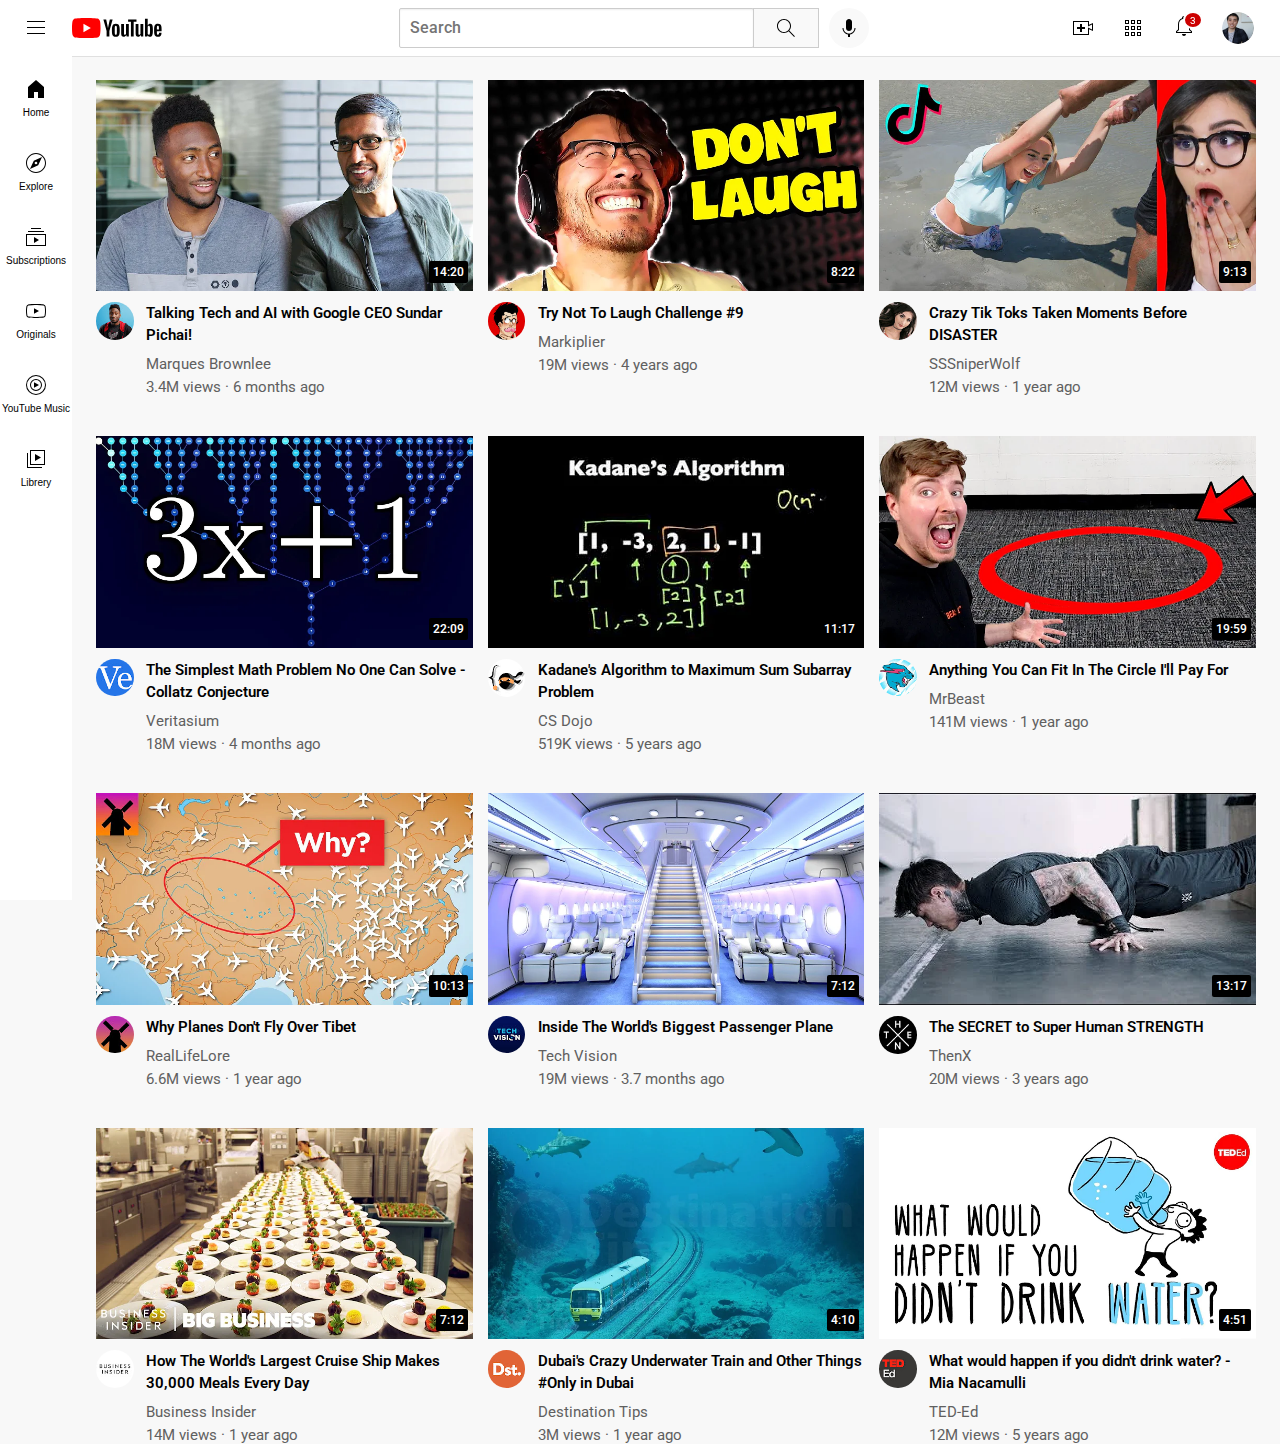
<file: index.html>
<!DOCTYPE html>
<html>
  <head>
    <title>YouTube.com Clone</title>

    <link rel="preconnect" href="https://fonts.googleapis.com" />
    <link rel="preconnect" href="https://fonts.gstatic.com" crossorigin />
    <link
      href="https://fonts.googleapis.com/css2?family=Roboto+Condensed:ital,
      wght@0,100..900;1,100..900&family=Roboto:ital,
      wght@0,100..900;1,100..900&display=swap"
      rel="stylesheet"
    />

    <link rel="stylesheet" href="styles/header.css" />
    <link rel="stylesheet" href="styles/video.css" />
    <link rel="stylesheet" href="styles/general.css" />
    <link rel="stylesheet" href="styles/sidebar.css" />

    <!-- <style>
      p {
        font-family: Roboto, Arial;
        margin-top: 0px;
        margin-bottom: 0px;
      }

      .thumbnail {
        width: 100%;
      }
      .search-bar {
        width: 200px;
        font-size: 25px;
        border-radius: 30px;
        border: none;
        box-shadow: rgb(190, 190, 190) 0px 0px 5px;
        display: block;
      }

      .video-info-grid {
        display: grid;
        grid-template-columns: 50px 1fr;
      }

      .profile-picture {
        width: 75%;
        border-radius: 50%;
      }

      .video-title {
        font-size: 15px;
        line-height: 22px;
        font-weight: 500;
        margin-bottom: 12px;
      }

      .thumbnail-row {
        margin-bottom: 15px;
      }

      .video-author,
      .video-stats {
        color: rgb(96, 96, 96);
        font-size: 15px;
      }
      .video-author {
        margin-bottom: 5px;
      }

      .video-grid {
        display: grid;
        grid-template-columns: 1fr 1fr 1fr;
        column-gap: 15px;
        row-gap: 40px;
      }
    </style> -->
  </head>
  <body>
    <div class="header">
      <div class="left-section">
        <img class="hamburger-menu" src="icons/hamburger-menu.svg" />
        <img class="youtube-logo" src="icons/youtube-logo.svg" />
      </div>
      <div class="middle-section">
        <input class="search-bar" type="text" placeholder="Search" />
        <button class="search-button">
          <img class="search-icon" src="icons/search.svg" />
          <dev class="tooltip">Search</dev>
        </button>
        <button class="voice-search-button">
          <img class="voice-search-icon" src="icons/voice-search-icon.svg" />
          <dev class="tooltip">Search with your voice</dev>
        </button>
      </div>
      <div class="right-section">
        <div class="upload-icon-container">
          <img class="upload-icon" src="icons/upload.svg" />
          <div class="tooltip">Create</div>
        </div>

        <img class="youtube-apps-icon" src="icons/youtube-apps.svg" />
        <div class="notifications-icon-container">
          <img class="notifications-icon" src="icons/notifications.svg" />
          <div class="notifications-count">3</div>
        </div>
        <img class="current-user-icon" src="channel-pictures/my-channel.jpeg" />
      </div>
    </div>

    <div class="sidebar">
      <div class="sidebar-link">
        <img src="icons/home.svg" />
        <div>Home</div>
      </div>
      <div class="sidebar-link">
        <img src="icons/explore.svg" />
        <div>Explore</div>
      </div>
      <div class="sidebar-link">
        <img src="icons/subscriptions.svg" />
        <div>Subscriptions</div>
      </div>
      <div class="sidebar-link">
        <img src="icons/originals.svg" />
        <div>Originals</div>
      </div>
      <div class="sidebar-link">
        <img src="icons/youtube-music.svg" />
        <div>YouTube Music</div>
      </div>
      <div class="sidebar-link">
        <img src="icons/library.svg" />
        <div>Librery</div>
      </div>
    </div>
    <div class="video-grid">
      <div class="video-preview-1">
        <div class="thumbnail-row">
          <img class="thumbnail" src="thumbnails/thumbnail-1.webp" />
          <div class="video-time">14:20</div>
        </div>

        <div class="video-info-grid">
          <div class="channel-picture">
            <img
              class="profile-picture"
              src="channel-pictures/channel-1.jpeg"
            />
          </div>
          <div class="video-info">
            <p class="video-title">
              Talking Tech and AI with Google CEO Sundar Pichai!
            </p>
            <p class="video-author">Marques Brownlee</p>
            <p class="video-stats">3.4M views &middot; 6 months ago</p>
          </div>
        </div>
      </div>

      <div class="video-preview-2">
        <div class="thumbnail-row">
          <img class="thumbnail" src="thumbnails/thumbnail-2.webp" />
          <div class="video-time">8:22</div>
        </div>

        <div class="video-info-grid">
          <div class="channel-picture">
            <img
              class="profile-picture"
              src="channel-pictures/channel-2.jpeg"
            />
          </div>
          <div class="video-info">
            <p class="video-title">Try Not To Laugh Challenge #9</p>
            <p class="video-author">Markiplier</p>
            <p class="video-stats">19M views &middot; 4 years ago</p>
          </div>
        </div>
      </div>

      <div class="video-preview-3">
        <div class="thumbnail-row">
          <img class="thumbnail" src="thumbnails/thumbnail-3.webp" />
          <div class="video-time">9:13</div>
        </div>

        <div class="video-info-grid">
          <div class="channel-picture">
            <img
              class="profile-picture"
              src="channel-pictures/channel-3.jpeg"
            />
          </div>
          <div class="video-info">
            <p class="video-title">
              Crazy Tik Toks Taken Moments Before DISASTER
            </p>
            <p class="video-author">SSSniperWolf</p>
            <p class="video-stats">12M views &middot; 1 year ago</p>
          </div>
        </div>
      </div>

      <div class="video-preview-4">
        <div class="thumbnail-row">
          <img class="thumbnail" src="thumbnails/thumbnail-4.webp" />
          <div class="video-time">22:09</div>
        </div>

        <div class="video-info-grid">
          <div class="channel-picture">
            <img
              class="profile-picture"
              src="channel-pictures/channel-4.jpeg"
            />
          </div>
          <div class="video-info">
            <p class="video-title">
              The Simplest Math Problem No One Can Solve - Collatz Conjecture
            </p>
            <p class="video-author">Veritasium</p>
            <p class="video-stats">18M views &middot; 4 months ago</p>
          </div>
        </div>
      </div>

      <div class="video-preview-5">
        <div class="thumbnail-row">
          <img class="thumbnail" src="thumbnails/thumbnail-5.webp" />
          <div class="video-time">11:17</div>
        </div>

        <div class="video-info-grid">
          <div class="channel-picture">
            <img
              class="profile-picture"
              src="channel-pictures/channel-5.jpeg"
            />
          </div>
          <div class="video-info">
            <p class="video-title">
              Kadane's Algorithm to Maximum Sum Subarray Problem
            </p>
            <p class="video-author">CS Dojo</p>
            <p class="video-stats">519K views &middot; 5 years ago</p>
          </div>
        </div>
      </div>

      <div class="video-preview-6">
        <div class="thumbnail-row">
          <img class="thumbnail" src="thumbnails/thumbnail-6.webp" />
          <div class="video-time">19:59</div>
        </div>

        <div class="video-info-grid">
          <div class="channel-picture">
            <img
              class="profile-picture"
              src="channel-pictures/channel-6.jpeg"
            />
          </div>
          <div class="video-info">
            <p class="video-title">
              Anything You Can Fit In The Circle I'll Pay For
            </p>
            <p class="video-author">MrBeast</p>
            <p class="video-stats">141M views &middot; 1 year ago</p>
          </div>
        </div>
      </div>

      <div class="video-preview-7">
        <div class="thumbnail-row">
          <img class="thumbnail" src="thumbnails/thumbnail-7.webp" />
          <div class="video-time">10:13</div>
        </div>

        <div class="video-info-grid">
          <div class="channel-picture">
            <img
              class="profile-picture"
              src="channel-pictures/channel-7.jpeg"
            />
          </div>
          <div class="video-info">
            <p class="video-title">Why Planes Don't Fly Over Tibet</p>
            <p class="video-author">RealLifeLore</p>
            <p class="video-stats">6.6M views &middot; 1 year ago</p>
          </div>
        </div>
      </div>

      <div class="video-preview-8">
        <div class="thumbnail-row">
          <img class="thumbnail" src="thumbnails/thumbnail-8.webp" />
          <div class="video-time">7:12</div>
        </div>

        <div class="video-info-grid">
          <div class="channel-picture">
            <img
              class="profile-picture"
              src="channel-pictures/channel-8.jpeg"
            />
          </div>
          <div class="video-info">
            <p class="video-title">
              Inside The World's Biggest Passenger Plane
            </p>
            <p class="video-author">Tech Vision</p>
            <p class="video-stats">19M views &middot; 3.7 months ago</p>
          </div>
        </div>
      </div>

      <div class="video-preview-9">
        <div class="thumbnail-row">
          <img class="thumbnail" src="thumbnails/thumbnail-9.webp" />
          <div class="video-time">13:17</div>
        </div>

        <div class="video-info-grid">
          <div class="channel-picture">
            <img
              class="profile-picture"
              src="channel-pictures/channel-9.jpeg"
            />
          </div>
          <div class="video-info">
            <p class="video-title">The SECRET to Super Human STRENGTH</p>
            <p class="video-author">ThenX</p>
            <p class="video-stats">20M views &middot; 3 years ago</p>
          </div>
        </div>
      </div>

      <div class="video-preview-10">
        <div class="thumbnail-row">
          <img class="thumbnail" src="thumbnails/thumbnail-10.webp" />
          <div class="video-time">7:12</div>
        </div>

        <div class="video-info-grid">
          <div class="channel-picture">
            <img
              class="profile-picture"
              src="channel-pictures/channel-10.jpeg"
            />
          </div>
          <div class="video-info">
            <p class="video-title">
              How The World's Largest Cruise Ship Makes 30,000 Meals Every Day
            </p>
            <p class="video-author">Business Insider</p>
            <p class="video-stats">14M views &middot; 1 year ago</p>
          </div>
        </div>
      </div>

      <div class="video-preview-11">
        <div class="thumbnail-row">
          <img class="thumbnail" src="thumbnails/thumbnail-11.webp" />
          <div class="video-time">4:10</div>
        </div>

        <div class="video-info-grid">
          <div class="channel-picture">
            <img
              class="profile-picture"
              src="channel-pictures/channel-11.jpeg"
            />
          </div>
          <div class="video-info">
            <p class="video-title">
              Dubai's Crazy Underwater Train and Other Things #Only in Dubai
            </p>
            <p class="video-author">Destination Tips</p>
            <p class="video-stats">3M views &middot; 1 year ago</p>
          </div>
        </div>
      </div>

      <div class="video-preview-12">
        <div class="thumbnail-row">
          <img class="thumbnail" src="thumbnails/thumbnail-12.webp" />
          <div class="video-time">4:51</div>
        </div>

        <div class="video-info-grid">
          <div class="channel-picture">
            <img
              class="profile-picture"
              src="channel-pictures/channel-12.jpeg"
            />
          </div>
          <div class="video-info">
            <p class="video-title">
              What would happen if you didn't drink water? - Mia Nacamulli
            </p>
            <p class="video-author">TED-Ed</p>
            <p class="video-stats">12M views &middot; 5 years ago</p>
          </div>
        </div>
      </div>
    </div>
  </body>
</html>
</file>
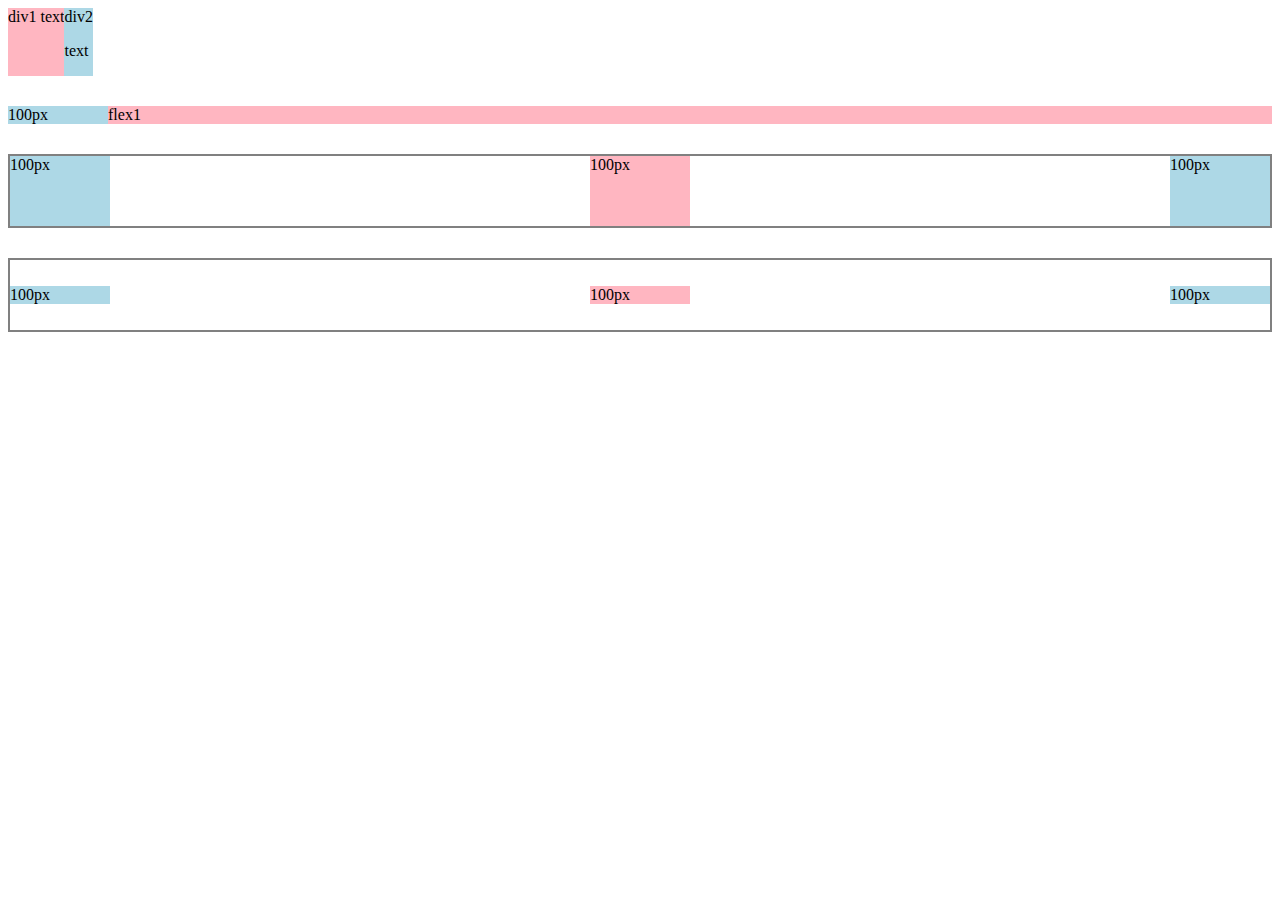
<file: flrxbox.html>
<!DOCTYPE html>
<html>
  <head>
    <title>FlexBox Practice</title>
  </head>

  <body style="padding-bottom: 500px">
    <div style="display: flex; flex-direction: row">
      <div style="background-color: lightpink">div1 text</div>
      <div style="background-color: lightblue">
        div2
        <p>text</p>
      </div>
    </div>

    <div style="margin-top: 30px; display: flex; flex-direction: row">
      <div style="background-color: lightblue; width: 100px">100px</div>
      <div style="background-color: lightpink; flex: 1">flex1</div>
    </div>

    <div
      style="
        margin-top: 30px;
        height: 70px;
        border: solid;
        border-color: gray;
        border-width: 2px;
        display: flex;
        flex-direction: row;
        justify-content: space-between;
      "
    >
      <div style="background-color: lightblue; width: 100px">100px</div>
      <div style="background-color: lightpink; width: 100px">100px</div>
      <div style="background-color: lightblue; width: 100px">100px</div>
    </div>

    <div
      style="
        margin-top: 30px;
        height: 70px;
        border: solid;
        border-color: gray;
        border-width: 2px;
        display: flex;
        flex-direction: row;
        justify-content: space-between;
        align-items: center;
      "
    >
      <div style="background-color: lightblue; width: 100px">100px</div>
      <div style="background-color: lightpink; width: 100px">100px</div>
      <div style="background-color: lightblue; width: 100px">100px</div>
    </div>
  </body>
</html>
</file>
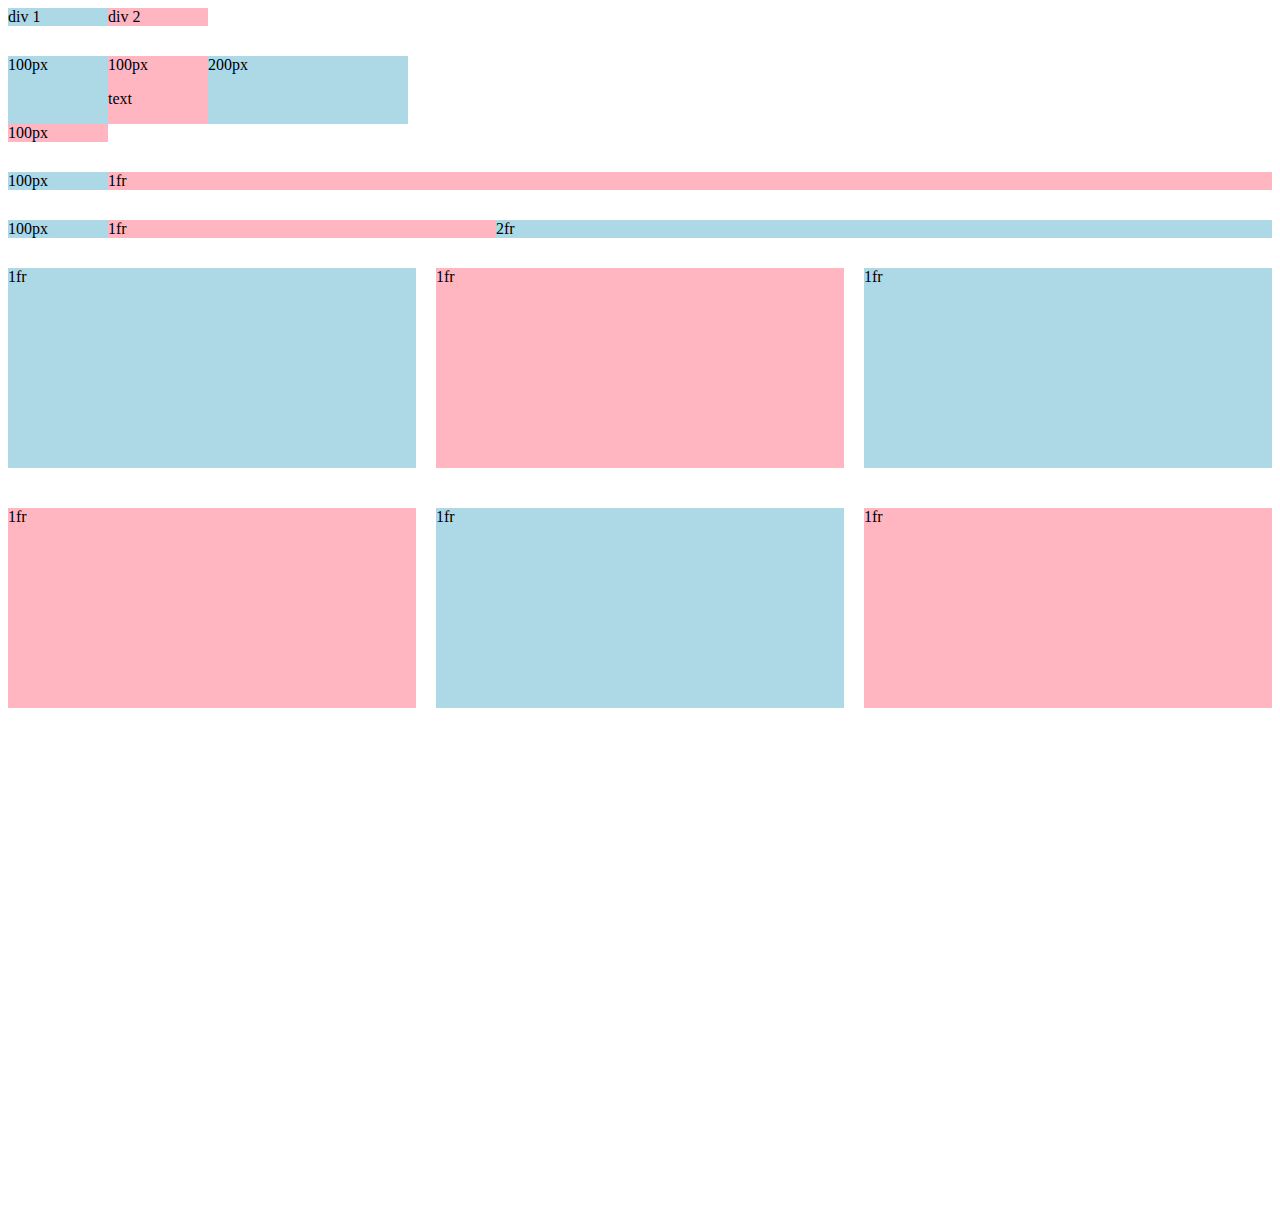
<file: grid.html>
<!DOCTYPE html>
<html>
  <head>
    <title>Grid Practice</title>
  </head>
  <body style="padding-bottom: 500px">
    <div style="display: grid; grid-template-columns: 100px 100px">
      <div style="background-color: lightblue">div 1</div>
      <div style="background-color: lightpink">div 2</div>
    </div>

    <div
      style="
        margin-top: 30px;
        display: grid;
        grid-template-columns: 100px 100px 200px;
      "
    >
      <div style="background-color: lightblue">100px</div>
      <div style="background-color: lightpink">
        100px
        <p>text</p>
      </div>
      <div style="background-color: lightblue">200px</div>
      <div style="background-color: lightpink">100px</div>
    </div>
    <div
      style="margin-top: 30px; display: grid; grid-template-columns: 100px 1fr"
    >
      <div style="background-color: lightblue">100px</div>
      <div style="background-color: lightpink">1fr</div>
    </div>
    <div
      style="
        margin-top: 30px;
        display: grid;
        grid-template-columns: 100px 1fr 2fr;
      "
    >
      <div style="background-color: lightblue">100px</div>
      <div style="background-color: lightpink">1fr</div>
      <div style="background-color: lightblue">2fr</div>
    </div>

    <div
      style="
        margin-top: 30px;
        display: grid;
        grid-template-columns: 1fr 1fr 1fr;
        column-gap: 20px;
        row-gap: 40px;
      "
    >
      <div style="background-color: lightblue; height: 200px">1fr</div>
      <div style="background-color: lightpink; height: 200px">1fr</div>
      <div style="background-color: lightblue; height: 200px">1fr</div>
      <div style="background-color: lightpink; height: 200px">1fr</div>
      <div style="background-color: lightblue; height: 200px">1fr</div>
      <div style="background-color: lightpink; height: 200px">1fr</div>
    </div>
  </body>
</html>
</file>
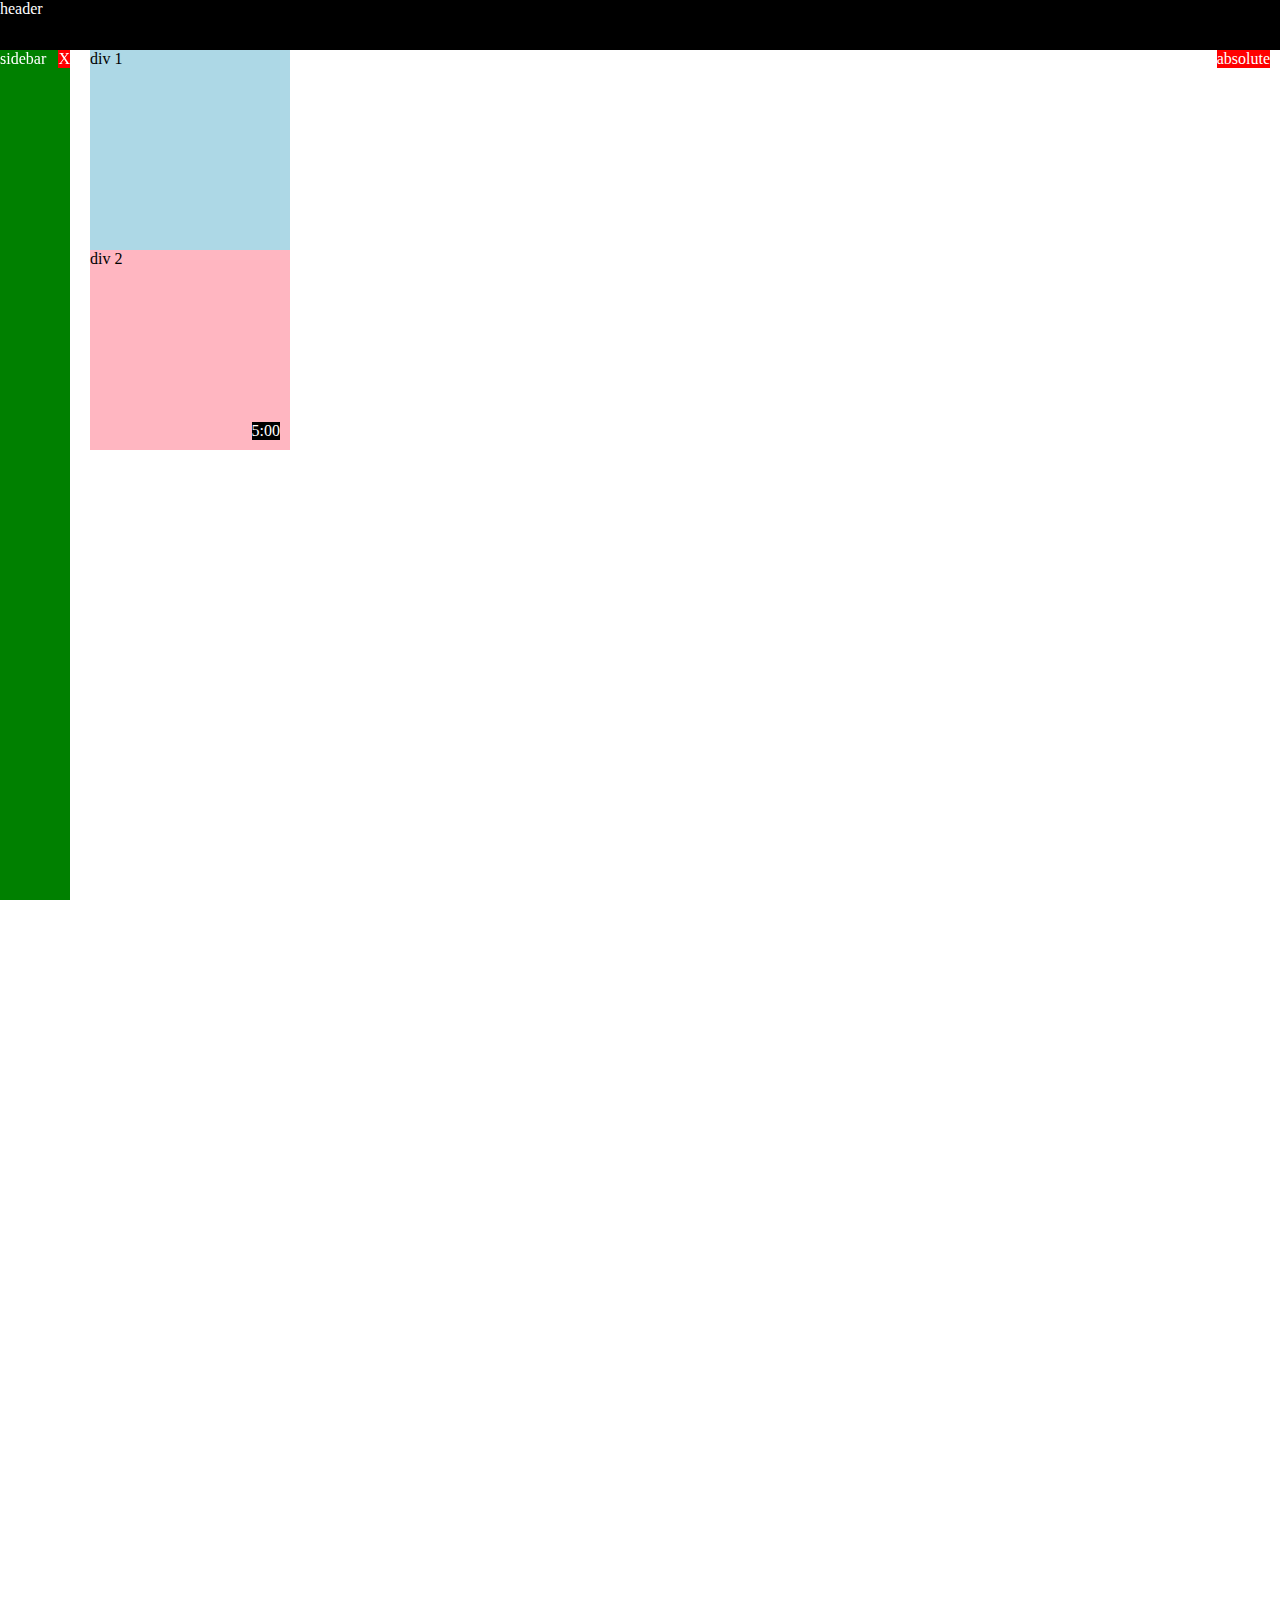
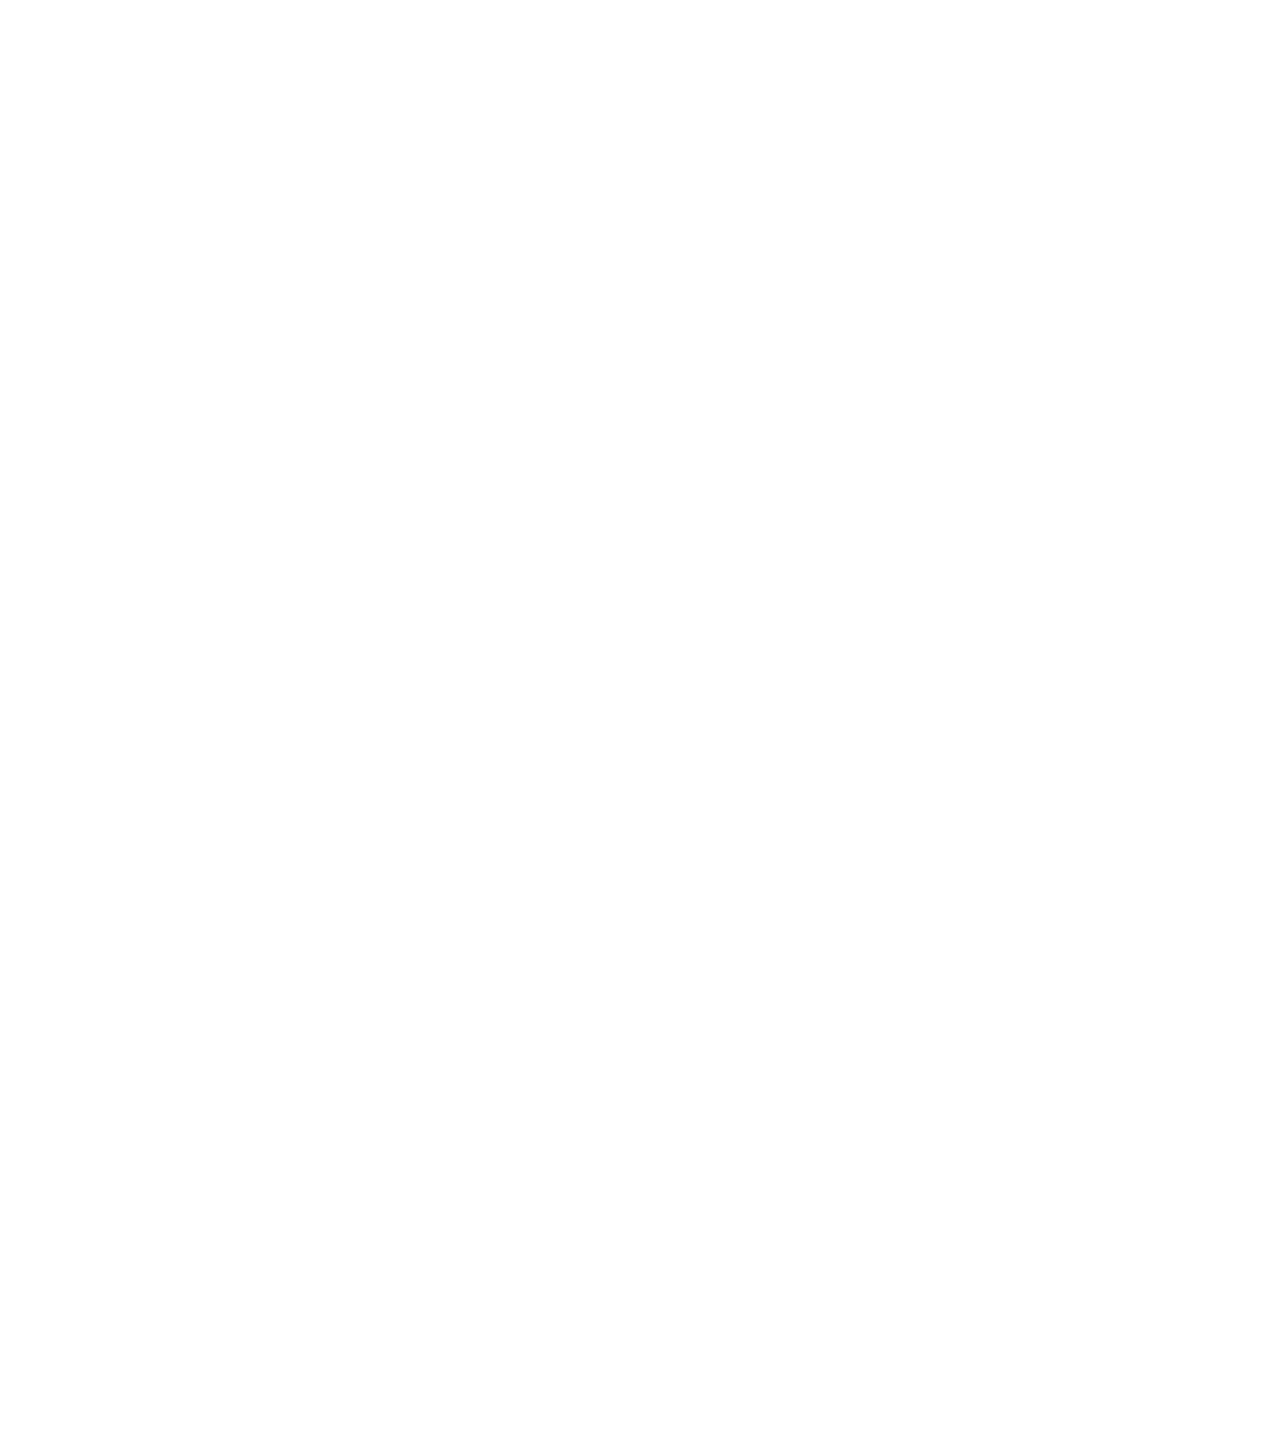
<file: position.html>
<!DOCTYPE html>
<html>
  <head>
    <title>Position Prctics</title>
  </head>
  <body
    style="height: 3000px; margin: 0px; padding-top: 50px; padding-left: 90px"
  >
    <div
      style="
        background-color: black;
        color: white;
        position: fixed;
        top: 0;
        left: 0;
        right: 0;
        height: 50px;
        z-index: 1;
      "
    >
      header
    </div>
    <div
      style="
        background-color: green;
        color: white;
        position: fixed;
        top: 50px;
        left: 0;
        width: 70px;
        bottom: 0;
      "
    >
      sidebar
      <div
        style="
          position: absolute;
          background-color: red;
          color: white;
          right: 0px;
          top: 0px;
        "
      >
        X
      </div>
    </div>

    <div
      style="
        position: absolute;
        background-color: red;
        color: white;
        right: 10px;
        top: 50px;
      "
    >
      absolute
    </div>

    <div
      style="
        background-color: lightblue;
        height: 200px;
        width: 200px;
        position: static;
      "
    >
      div 1
    </div>
    <div
      style="
        background-color: lightpink;
        height: 200px;
        width: 200px;
        position: relative;
      "
    >
      div 2
      <div
        style="
          position: absolute;
          background-color: black;
          color: white;
          right: 10px;
          bottom: 10px;
        "
      >
        5:00
      </div>
    </div>
  </body>
</html>
</file>
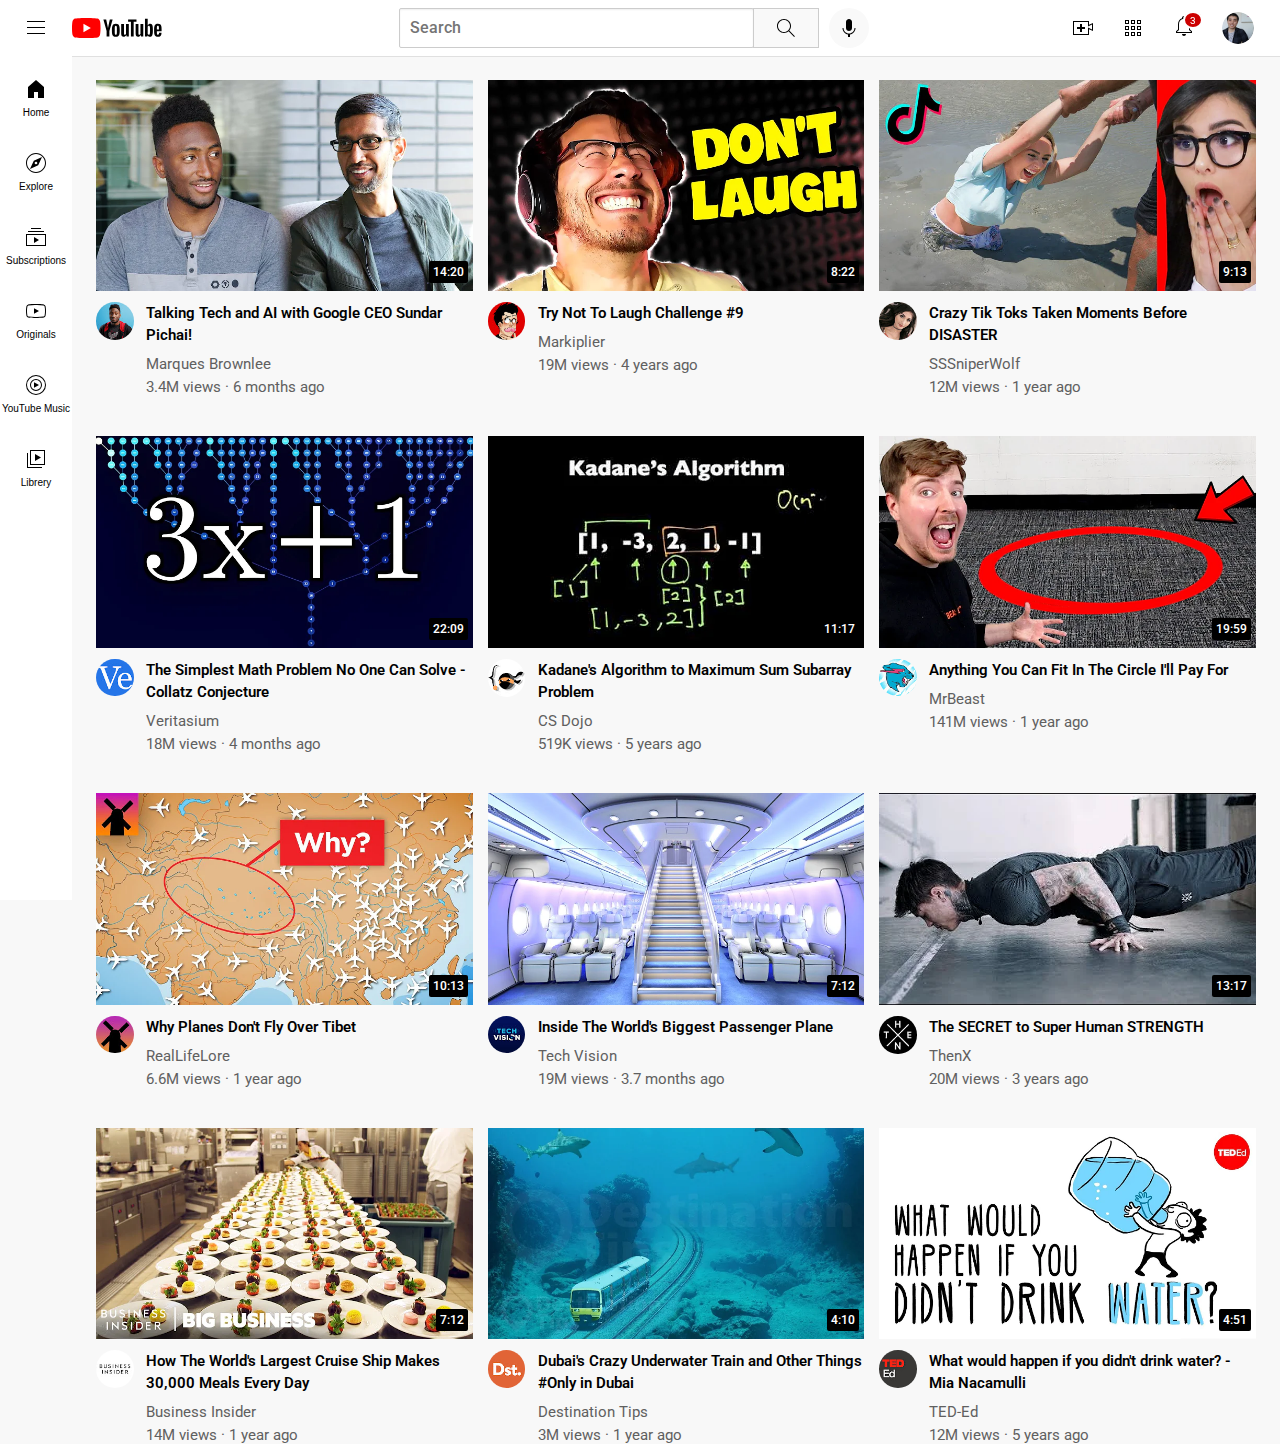
<file: youtube.html>
<!DOCTYPE html>
<html>
  <head>
    <title>YouTube.com Clone</title>

    <link rel="preconnect" href="https://fonts.googleapis.com" />
    <link rel="preconnect" href="https://fonts.gstatic.com" crossorigin />
    <link
      href="https://fonts.googleapis.com/css2?family=Roboto+Condensed:ital,
      wght@0,100..900;1,100..900&family=Roboto:ital,
      wght@0,100..900;1,100..900&display=swap"
      rel="stylesheet"
    />

    <link rel="stylesheet" href="styles/header.css" />
    <link rel="stylesheet" href="styles/video.css" />
    <link rel="stylesheet" href="styles/general.css" />
    <link rel="stylesheet" href="styles/sidebar.css" />

    <!-- <style>
      p {
        font-family: Roboto, Arial;
        margin-top: 0px;
        margin-bottom: 0px;
      }

      .thumbnail {
        width: 100%;
      }
      .search-bar {
        width: 200px;
        font-size: 25px;
        border-radius: 30px;
        border: none;
        box-shadow: rgb(190, 190, 190) 0px 0px 5px;
        display: block;
      }

      .video-info-grid {
        display: grid;
        grid-template-columns: 50px 1fr;
      }

      .profile-picture {
        width: 75%;
        border-radius: 50%;
      }

      .video-title {
        font-size: 15px;
        line-height: 22px;
        font-weight: 500;
        margin-bottom: 12px;
      }

      .thumbnail-row {
        margin-bottom: 15px;
      }

      .video-author,
      .video-stats {
        color: rgb(96, 96, 96);
        font-size: 15px;
      }
      .video-author {
        margin-bottom: 5px;
      }

      .video-grid {
        display: grid;
        grid-template-columns: 1fr 1fr 1fr;
        column-gap: 15px;
        row-gap: 40px;
      }
    </style> -->
  </head>
  <body>
    <div class="header">
      <div class="left-section">
        <img class="hamburger-menu" src="icons/hamburger-menu.svg" />
        <img class="youtube-logo" src="icons/youtube-logo.svg" />
      </div>
      <div class="middle-section">
        <input class="search-bar" type="text" placeholder="Search" />
        <button class="search-button">
          <img class="search-icon" src="icons/search.svg" />
          <dev class="tooltip">Search</dev>
        </button>
        <button class="voice-search-button">
          <img class="voice-search-icon" src="icons/voice-search-icon.svg" />
          <dev class="tooltip">Search with your voice</dev>
        </button>
      </div>
      <div class="right-section">
        <div class="upload-icon-container">
          <img class="upload-icon" src="icons/upload.svg" />
          <div class="tooltip">Create</div>
        </div>

        <img class="youtube-apps-icon" src="icons/youtube-apps.svg" />
        <div class="notifications-icon-container">
          <img class="notifications-icon" src="icons/notifications.svg" />
          <div class="notifications-count">3</div>
        </div>
        <img class="current-user-icon" src="channel-pictures/my-channel.jpeg" />
      </div>
    </div>

    <div class="sidebar">
      <div class="sidebar-link">
        <img src="icons/home.svg" />
        <div>Home</div>
      </div>
      <div class="sidebar-link">
        <img src="icons/explore.svg" />
        <div>Explore</div>
      </div>
      <div class="sidebar-link">
        <img src="icons/subscriptions.svg" />
        <div>Subscriptions</div>
      </div>
      <div class="sidebar-link">
        <img src="icons/originals.svg" />
        <div>Originals</div>
      </div>
      <div class="sidebar-link">
        <img src="icons/youtube-music.svg" />
        <div>YouTube Music</div>
      </div>
      <div class="sidebar-link">
        <img src="icons/library.svg" />
        <div>Librery</div>
      </div>
    </div>
    <div class="video-grid">
      <div class="video-preview-1">
        <div class="thumbnail-row">
          <img class="thumbnail" src="thumbnails/thumbnail-1.webp" />
          <div class="video-time">14:20</div>
        </div>

        <div class="video-info-grid">
          <div class="channel-picture">
            <img
              class="profile-picture"
              src="channel-pictures/channel-1.jpeg"
            />
          </div>
          <div class="video-info">
            <p class="video-title">
              Talking Tech and AI with Google CEO Sundar Pichai!
            </p>
            <p class="video-author">Marques Brownlee</p>
            <p class="video-stats">3.4M views &middot; 6 months ago</p>
          </div>
        </div>
      </div>

      <div class="video-preview-2">
        <div class="thumbnail-row">
          <img class="thumbnail" src="thumbnails/thumbnail-2.webp" />
          <div class="video-time">8:22</div>
        </div>

        <div class="video-info-grid">
          <div class="channel-picture">
            <img
              class="profile-picture"
              src="channel-pictures/channel-2.jpeg"
            />
          </div>
          <div class="video-info">
            <p class="video-title">Try Not To Laugh Challenge #9</p>
            <p class="video-author">Markiplier</p>
            <p class="video-stats">19M views &middot; 4 years ago</p>
          </div>
        </div>
      </div>

      <div class="video-preview-3">
        <div class="thumbnail-row">
          <img class="thumbnail" src="thumbnails/thumbnail-3.webp" />
          <div class="video-time">9:13</div>
        </div>

        <div class="video-info-grid">
          <div class="channel-picture">
            <img
              class="profile-picture"
              src="channel-pictures/channel-3.jpeg"
            />
          </div>
          <div class="video-info">
            <p class="video-title">
              Crazy Tik Toks Taken Moments Before DISASTER
            </p>
            <p class="video-author">SSSniperWolf</p>
            <p class="video-stats">12M views &middot; 1 year ago</p>
          </div>
        </div>
      </div>

      <div class="video-preview-4">
        <div class="thumbnail-row">
          <img class="thumbnail" src="thumbnails/thumbnail-4.webp" />
          <div class="video-time">22:09</div>
        </div>

        <div class="video-info-grid">
          <div class="channel-picture">
            <img
              class="profile-picture"
              src="channel-pictures/channel-4.jpeg"
            />
          </div>
          <div class="video-info">
            <p class="video-title">
              The Simplest Math Problem No One Can Solve - Collatz Conjecture
            </p>
            <p class="video-author">Veritasium</p>
            <p class="video-stats">18M views &middot; 4 months ago</p>
          </div>
        </div>
      </div>

      <div class="video-preview-5">
        <div class="thumbnail-row">
          <img class="thumbnail" src="thumbnails/thumbnail-5.webp" />
          <div class="video-time">11:17</div>
        </div>

        <div class="video-info-grid">
          <div class="channel-picture">
            <img
              class="profile-picture"
              src="channel-pictures/channel-5.jpeg"
            />
          </div>
          <div class="video-info">
            <p class="video-title">
              Kadane's Algorithm to Maximum Sum Subarray Problem
            </p>
            <p class="video-author">CS Dojo</p>
            <p class="video-stats">519K views &middot; 5 years ago</p>
          </div>
        </div>
      </div>

      <div class="video-preview-6">
        <div class="thumbnail-row">
          <img class="thumbnail" src="thumbnails/thumbnail-6.webp" />
          <div class="video-time">19:59</div>
        </div>

        <div class="video-info-grid">
          <div class="channel-picture">
            <img
              class="profile-picture"
              src="channel-pictures/channel-6.jpeg"
            />
          </div>
          <div class="video-info">
            <p class="video-title">
              Anything You Can Fit In The Circle I'll Pay For
            </p>
            <p class="video-author">MrBeast</p>
            <p class="video-stats">141M views &middot; 1 year ago</p>
          </div>
        </div>
      </div>

      <div class="video-preview-7">
        <div class="thumbnail-row">
          <img class="thumbnail" src="thumbnails/thumbnail-7.webp" />
          <div class="video-time">10:13</div>
        </div>

        <div class="video-info-grid">
          <div class="channel-picture">
            <img
              class="profile-picture"
              src="channel-pictures/channel-7.jpeg"
            />
          </div>
          <div class="video-info">
            <p class="video-title">Why Planes Don't Fly Over Tibet</p>
            <p class="video-author">RealLifeLore</p>
            <p class="video-stats">6.6M views &middot; 1 year ago</p>
          </div>
        </div>
      </div>

      <div class="video-preview-8">
        <div class="thumbnail-row">
          <img class="thumbnail" src="thumbnails/thumbnail-8.webp" />
          <div class="video-time">7:12</div>
        </div>

        <div class="video-info-grid">
          <div class="channel-picture">
            <img
              class="profile-picture"
              src="channel-pictures/channel-8.jpeg"
            />
          </div>
          <div class="video-info">
            <p class="video-title">
              Inside The World's Biggest Passenger Plane
            </p>
            <p class="video-author">Tech Vision</p>
            <p class="video-stats">19M views &middot; 3.7 months ago</p>
          </div>
        </div>
      </div>

      <div class="video-preview-9">
        <div class="thumbnail-row">
          <img class="thumbnail" src="thumbnails/thumbnail-9.webp" />
          <div class="video-time">13:17</div>
        </div>

        <div class="video-info-grid">
          <div class="channel-picture">
            <img
              class="profile-picture"
              src="channel-pictures/channel-9.jpeg"
            />
          </div>
          <div class="video-info">
            <p class="video-title">The SECRET to Super Human STRENGTH</p>
            <p class="video-author">ThenX</p>
            <p class="video-stats">20M views &middot; 3 years ago</p>
          </div>
        </div>
      </div>

      <div class="video-preview-10">
        <div class="thumbnail-row">
          <img class="thumbnail" src="thumbnails/thumbnail-10.webp" />
          <div class="video-time">7:12</div>
        </div>

        <div class="video-info-grid">
          <div class="channel-picture">
            <img
              class="profile-picture"
              src="channel-pictures/channel-10.jpeg"
            />
          </div>
          <div class="video-info">
            <p class="video-title">
              How The World's Largest Cruise Ship Makes 30,000 Meals Every Day
            </p>
            <p class="video-author">Business Insider</p>
            <p class="video-stats">14M views &middot; 1 year ago</p>
          </div>
        </div>
      </div>

      <div class="video-preview-11">
        <div class="thumbnail-row">
          <img class="thumbnail" src="thumbnails/thumbnail-11.webp" />
          <div class="video-time">4:10</div>
        </div>

        <div class="video-info-grid">
          <div class="channel-picture">
            <img
              class="profile-picture"
              src="channel-pictures/channel-11.jpeg"
            />
          </div>
          <div class="video-info">
            <p class="video-title">
              Dubai's Crazy Underwater Train and Other Things #Only in Dubai
            </p>
            <p class="video-author">Destination Tips</p>
            <p class="video-stats">3M views &middot; 1 year ago</p>
          </div>
        </div>
      </div>

      <div class="video-preview-12">
        <div class="thumbnail-row">
          <img class="thumbnail" src="thumbnails/thumbnail-12.webp" />
          <div class="video-time">4:51</div>
        </div>

        <div class="video-info-grid">
          <div class="channel-picture">
            <img
              class="profile-picture"
              src="channel-pictures/channel-12.jpeg"
            />
          </div>
          <div class="video-info">
            <p class="video-title">
              What would happen if you didn't drink water? - Mia Nacamulli
            </p>
            <p class="video-author">TED-Ed</p>
            <p class="video-stats">12M views &middot; 5 years ago</p>
          </div>
        </div>
      </div>
    </div>
  </body>
</html>
</file>
<file: styles/header.css>
.header{
  height: 57px;
  display: flex;
  flex-direction:row;
  justify-content: space-between;
  position: fixed;
  top: 0;
  left: 0;
  right: 0;
  height: 56px;
  background-color: white;
  border-bottom: solid;
  border-bottom-width: 1px;
  border-bottom-color: rgb(224, 224, 224);
  z-index: 100;
}



.left-section{
  display: flex;
  align-items: center;
  margin-right: 25px;
}
.hamburger-menu{
  height: 24px;
  margin-left: 24px;
  margin-right: 24px;
}
.youtube-logo{
  height: 20px;
}



.middle-section{
  flex: 1;
  margin-left: 60px;
  margin-right: 25px;
  max-width: 470px;
  align-items: center;
  display: flex;
}
.search-bar{
  flex: 1;
  height: 36px; 
  padding-left: 10px;
  border: solid;
  border-width: 1px;
  border-radius: 2px;
  border-color: rgb(204, 204, 204);
  font-size: 16px;
  box-shadow: inset 0px 1px 2px  rgba(0, 0, 0, 0.07);
  min-width: 1px;
  width: 0;
}

.search-bar::placeholder{
  font-family: Roboto, Arial;
  font-weight: 500;
}
.search-button{
  height: 40px;
  width: 66px;
  border: solid;
  border-width: 1px;
  border-color: rgb(204, 204, 204);
  background-color: rgb(249, 249, 249);
  margin-left: -1px;
  margin-right: 10px;
}
.search-button,
.voice-search-button,
.upload-icon-container{
  display: flex;
  justify-content: center;
  align-items: center;
  position: relative;
}

.search-button .tooltip,
.voice-search-button .tooltip,
.upload-icon-container .tooltip{
  position: absolute;
  background-color: rgb(99, 99, 99);
  color: white;
  border-radius: 2px;
  padding-left:8px ;
  padding-right: 8px;
  padding-top: 8px;
  padding-bottom: 8px;
  font-size: 12px;
  bottom: -50px;
  opacity: 0;
  transition: opacity 0.15s;
  pointer-events: none;
  white-space: nowrap;
  cursor: pointer;
}
.search-button:hover .tooltip,
.voice-search-button:hover .tooltip,
.upload-icon-container:hover .tooltip{
  background-color: rgba(99, 99, 99, 0.9);
  opacity: 1;
}


.search-icon{
  height: 24px;
}
.voice-search-button{
  height: 40px;
  width: 40px;
  border-radius: 50%;
  border: none;
  border-color: rgb(204, 204, 204);
  background-color: rgb(249, 249, 249);
}
.voice-search-icon{
  height: 24px;
}

.right-section {
  width: 235px;
  display: flex;
  align-items: center;
  justify-content: space-evenly;
  flex-shrink: 0;
}
.upload-icon {
  height: 24px;
}
.youtube-apps-icon{
  height: 24px;
}
.notifications-icon {
  height: 24px;
}
.notifications-icon-container{
  position: relative;
}
.notifications-count{
  position: absolute ;
  background-color: rgb(204, 0, 0);
  top: -3px;
  right: -7px;
  padding-left: 5px;
  padding-right: 5px;
  padding-top: 2px;
  padding-bottom: 1px;
  color: white;
  font-size: 10px;
  font-family: Roboto, Arial;
  border-radius: 50%;
  border-color: white;
  border: solid;
  border-width: 2px;
  
}
.current-user-icon {
  height: 32px;
  border-radius: 50%;
}
</file>
<file: styles/video.css>
.thumbnail {
  width: 100%;
}

.video-info-grid {
  display: grid;
  grid-template-columns: 50px 1fr;
}

.profile-picture {
  width: 75%;
  border-radius: 50%;
}

.video-title {
  font-size: 15px;
  line-height: 22px;
  font-weight: 600;
  margin-bottom: 9px;
}

.thumbnail-row {
  margin-bottom: 7px;
  position: relative;
}

.video-author,
.video-stats {
  color: rgb(96, 96, 96);
  font-size: 15px;
}

.video-author {
  margin-bottom: 5px;
}

.video-grid {
  display: grid;
  grid-template-columns: 1fr 1fr 1fr;
  column-gap: 15px;
  row-gap: 40px;
}

@media (max-width: 850px ) {
  .video-grid{grid-template-columns: 1fr 1fr ;}
}

.video-time{
  background-color: black;
  color: white;
  position: absolute;
  bottom: 12px;
  right: 5px;
  font-family: Roboto, Arial;
  font-size: 12px;
  padding: 4px;
  font-weight: 550;
  border-radius: 2px;
}
</file>
<file: styles/general.css>
p {
  margin-top: 0px;
  margin-bottom: 0px;
}

body{
  background-color: rgb(248, 248, 248);
  margin: 0px;
  padding-top: 80px ;
  padding-left: 96px;
  padding-right: 24px;
  font-family: Roboto, Arial;
}
</file>
<file: styles/sidebar.css>
.sidebar{
  padding-top: 5px;
  position: fixed;
  left: 0;
  top: 55px;
  bottom: 0;
  width: 72px;
  background-color: white;
  z-index: 200;
}

.sidebar-link{
  height: 74px;
  display: flex;
  align-items: center;
  justify-content: center;
  flex-direction: column;

}
.sidebar-link:hover{
  background-color: rgb(240, 240, 240);
  cursor: pointer;
}
.sidebar-link img{
  height: 24px;
  margin-bottom: 6px;
}
.sidebar-link div {
  font-family: Arial;
  font-size: 10px;
}
</file>
